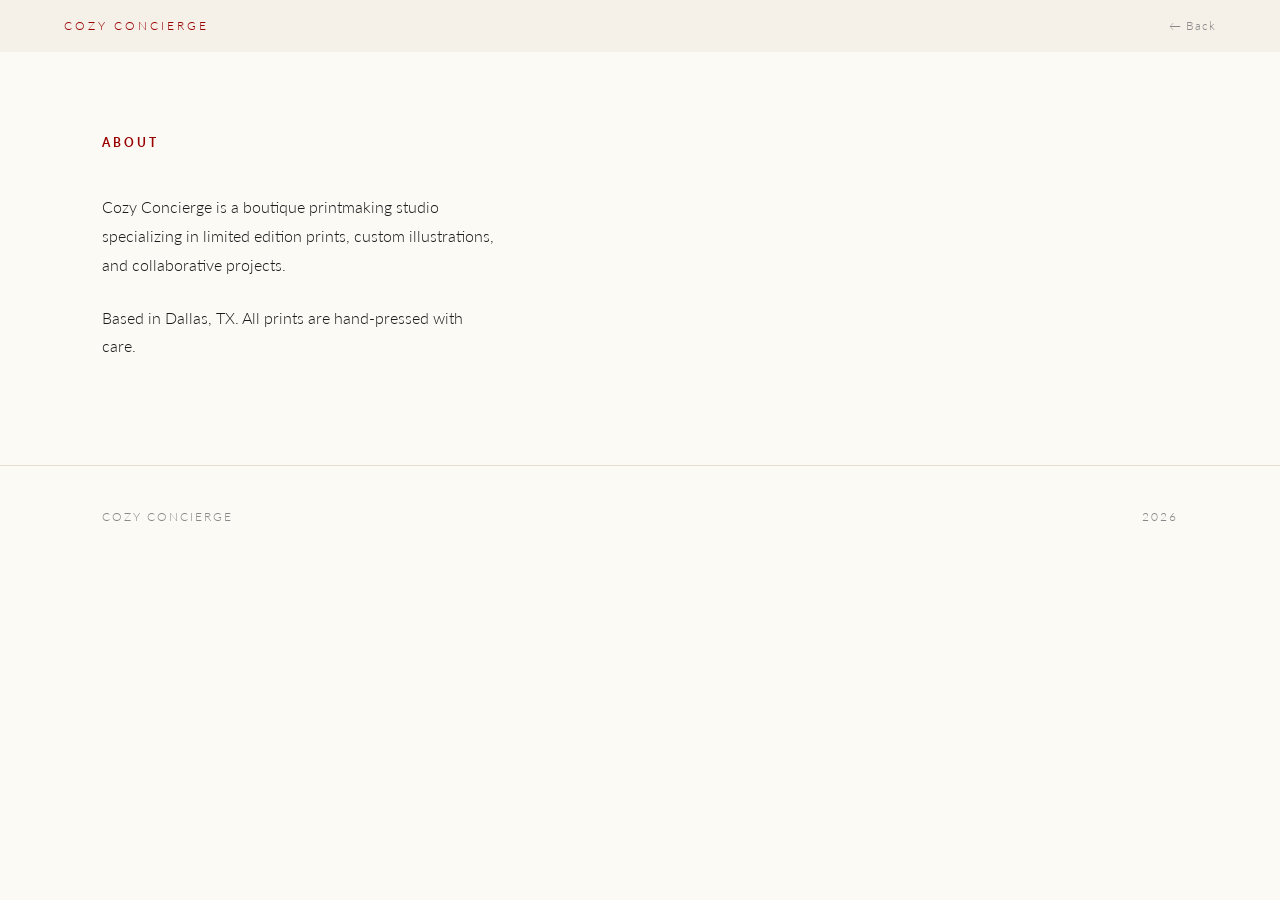
<file: about.html>
<!DOCTYPE html>
<html lang="en">
<head>
    <meta charset="UTF-8">
    <meta name="viewport" content="width=device-width, initial-scale=1.0">
    <title>About — Cozy Concierge</title>
    <link rel="stylesheet" href="style.css">
</head>
<body>

<nav>
    <div class="logo">Cozy Concierge</div>
    <a href="index.html" class="back">← Back</a>
</nav>

<section class="about">
    <h1>About</h1>
    <div class="content">
        <p>Cozy Concierge is a boutique printmaking studio specializing in limited edition prints, custom illustrations, and collaborative projects.</p>
        <p>Based in Dallas, TX. All prints are hand-pressed with care.</p>
    </div>
</section>

<footer>
    <span>Cozy Concierge</span>
    <span>2026</span>
</footer>

</body>
</html>
</file>
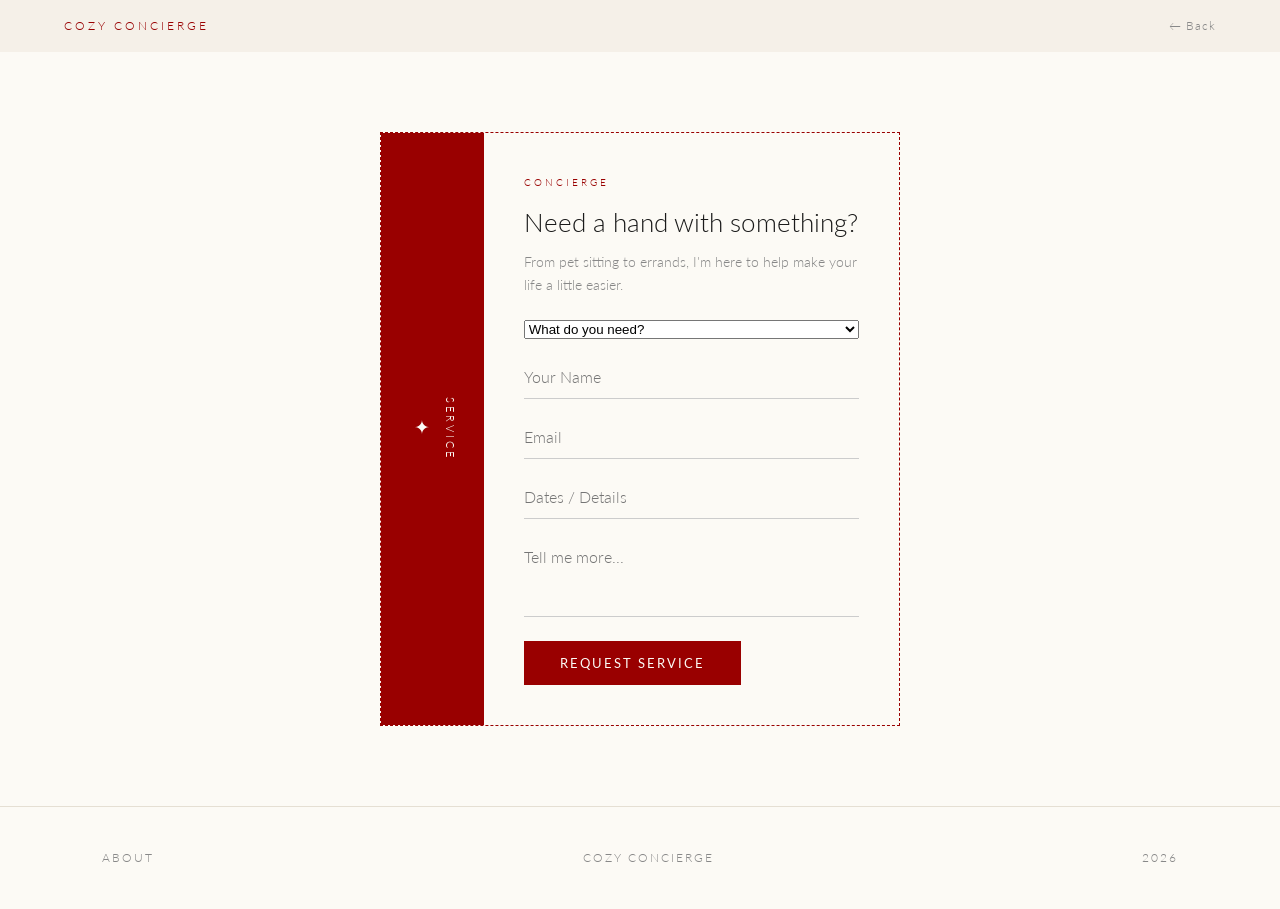
<file: concierge.html>
<!DOCTYPE html>
<html lang="en">
<head>
    <meta charset="UTF-8">
    <meta name="viewport" content="width=device-width, initial-scale=1.0">
    <title>Concierge Services — Cozy Concierge</title>
    <link rel="stylesheet" href="style.css">
</head>
<body>

<nav>
    <div class="logo">Cozy Concierge</div>
    <a href="index.html" class="back">← Back</a>
</nav>

<section class="dogsitting">
    <div class="ticket">
        <div class="stub">
            <span>SERVICE</span>
            <span>✦</span>
        </div>
        <div class="main">
            <div class="eyebrow">CONCIERGE</div>
            <h1>Need a hand with something?</h1>
            <p>From pet sitting to errands, I'm here to help make your life a little easier.</p>
            
            <form action="https://formspree.io/f/xrerakvy" method="POST" onsubmit="setTimeout(function(){document.querySelector('.dogsitting button').textContent='submitted';document.querySelector('.dogsitting button').disabled=true;},100)">
                <select name="service-type" required>
                    <option value="">What do you need?</option>
                    <option>Pet Sitting</option>
                    <option>Errands / Shopping</option>
                    <option>House Sitting</option>
                    <option>Other</option>
                </select>
                <input type="text" name="name" placeholder="Your Name" required>
                <input type="email" name="email" placeholder="Email" required>
                <input type="text" name="dates" placeholder="Dates / Details" onfocus="this.type='date'" onblur="this.type='text'">
                <textarea name="message" placeholder="Tell me more..." rows="3"></textarea>
                <button type="submit" class="submit-btn">Request Service</button>
                <p class="form-success" style="display:none;">submitted</p>
            </form>
        </div>
    </div>
</section>

<footer>
    <a href="about.html">About</a>
    <span>Cozy Concierge</span>
    <span>2026</span>
</footer>

</body>
</html>
</file>
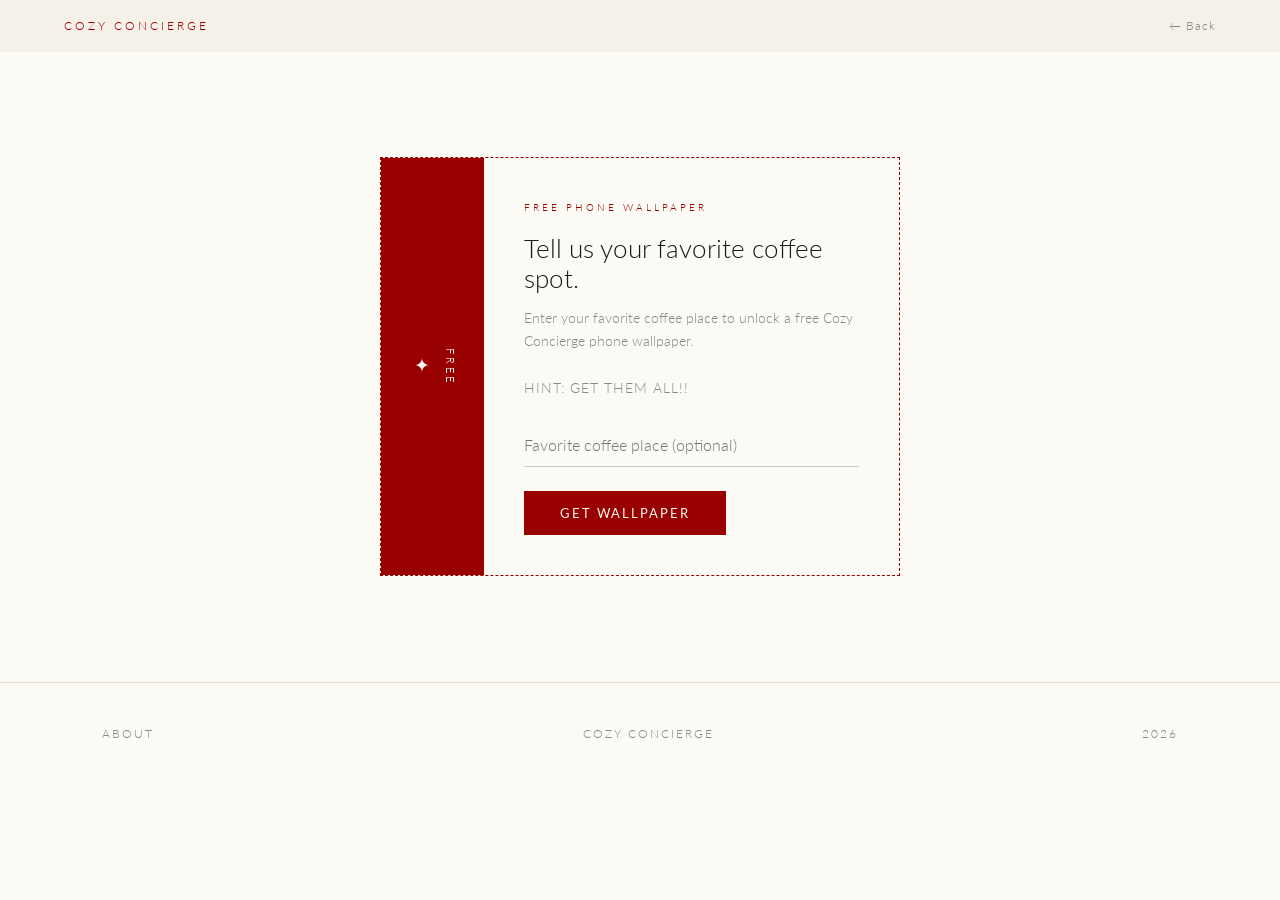
<file: giveaway-minimal.html>
<!DOCTYPE html>
<html lang="en">
<head>
    <meta charset="UTF-8">
    <meta name="viewport" content="width=device-width, initial-scale=1.0">
    <title>Free Wallpaper — Cozy Concierge</title>
    <link rel="stylesheet" href="style.css">
</head>
<body>

<nav>
    <div class="logo">Cozy Concierge</div>
    <a href="index.html" class="back">← Back</a>
</nav>

<section class="activate">
    <div class="ticket">
        <div class="stub">
            <span>FREE</span>
            <span>✦</span>
        </div>
        <div class="main">
            <div class="eyebrow">FREE PHONE WALLPAPER</div>
            <h1>Tell us your favorite coffee spot.</h1>
            <p>Enter your favorite coffee place to unlock a free Cozy Concierge phone wallpaper.</p>
            <p class="hint">Hint: get them all!!</p>
            
            <form id="wallpaper-form" action="https://formspree.io/f/mgorlyqa" method="POST">
                <input type="text" name="coffee" placeholder="Favorite coffee place (optional)">
                <button type="submit">Get Wallpaper</button>
            </form>
            
            <div id="download-area" style="display:none;">
                <a id="download-link" href="#" class="download-btn" download>Download Wallpaper</a>
            </div>
        </div>
    </div>
</section>

<footer>
    <a href="about.html">About</a>
    <span>Cozy Concierge</span>
    <span>2026</span>
</footer>

<script>
var wallpapers = ['wallpaper_01.jpg', 'wallpaper_02.jpg', 'wallpaper_03.jpg', 'wallpaper_04.jpg', 'wallpaper_05.jpg'];
var randomWallpaper = wallpapers[Math.floor(Math.random() * wallpapers.length)];
document.getElementById('download-link').href = 'images/wallpaper/' + randomWallpaper;

document.getElementById('wallpaper-form').addEventListener('submit', function(e) {
    var downloadArea = document.getElementById('download-area');
    downloadArea.style.display = 'block';
    document.querySelector('.hint').style.display = 'none';
    e.target.querySelector('button').textContent = 'Submitted!';
});
</script>

</body>
</html>
</file>
<file: style.css>
@import url('https://fonts.googleapis.com/css2?family=Lato:wght@300;400&display=swap');

:root {
    --bg: #fcfaf5;
    --ink: #1a1a1a;
    --crimson: #990000;
    --muted: #888;
}

* {
    margin: 0;
    padding: 0;
    box-sizing: border-box;
}

html {
    scroll-behavior: smooth;
}

body {
    background: var(--bg);
    color: var(--ink);
    font-family: 'Lato', sans-serif;
    font-weight: 300;
    line-height: 1.8;
    font-size: 16px;
}

nav {
    padding: 40px 8%;
}

.logo {
    font-size: 0.75rem;
    text-transform: uppercase;
    letter-spacing: 3px;
    color: var(--crimson);
}

nav {
    display: flex;
    justify-content: space-between;
    align-items: center;
    padding: 15px 5%;
    background: #f5f0e8 !important;
    border-bottom: 1px solid var(--border-subtle);
    position: sticky;
    top: 0;
    z-index: 1000;
}

.secret-ticket {
    position: fixed;
    top: 20px;
    right: 20px;
    width: 55px;
    height: auto;
    display: flex;
    align-items: center;
    justify-content: center;
    opacity: 0.3;
    transition: all 0.3s;
    text-decoration: none;
    z-index: 100;
}

.secret-ticket svg {
    width: 100%;
    height: auto;
    color: #999;
    transition: all 0.3s;
}

.secret-ticket:hover {
    opacity: 1;
}

.secret-ticket:hover svg {
    color: var(--crimson);
    transform: rotate(-3deg) scale(1.15);
}

nav .secret-ticket:nth-of-type(2) {
    top: 60px;
    right: 20px;
}

nav .secret-ticket:nth-of-type(3) {
    top: 60px;
    right: 85px;
}

nav .secret-ticket:nth-of-type(4) {
    top: 60px;
    right: 150px;
}

.activate {
    min-height: 70vh;
    display: flex;
    align-items: center;
    justify-content: center;
    padding: 80px 8%;
}

.ticket {
    display: flex;
    border: 1px dashed var(--crimson);
    max-width: 520px;
}

.stub {
    background: var(--crimson);
    color: var(--bg);
    padding: 40px 24px;
    display: flex;
    flex-direction: column;
    align-items: center;
    justify-content: space-between;
    writing-mode: vertical-rl;
    text-orientation: mixed;
}

.stub span {
    font-size: 0.7rem;
    letter-spacing: 3px;
    text-transform: uppercase;
}

.stub span:last-child {
    font-size: 1.2rem;
}

.main {
    padding: 40px;
    flex: 1;
}

.eyebrow {
    font-size: 0.65rem;
    text-transform: uppercase;
    letter-spacing: 3px;
    color: var(--crimson);
    margin-bottom: 16px;
}

.main h1 {
    font-size: 1.6rem;
    font-weight: 300;
    margin-bottom: 12px;
    line-height: 1.2;
}

.main > p {
    color: var(--muted);
    font-size: 0.9rem;
    margin-bottom: 24px;
    line-height: 1.6;
}

.perk-box {
    background: #f5f0e8;
    padding: 16px 20px;
    margin-bottom: 24px;
    display: flex;
    flex-direction: column;
    gap: 4px;
}

.perk-label {
    font-size: 0.6rem;
    text-transform: uppercase;
    letter-spacing: 2px;
    color: var(--muted);
}

.perk-value {
    font-size: 1rem;
    color: var(--ink);
}

.main form {
    display: flex;
    flex-direction: column;
    gap: 16px;
}

.main input {
    border: none;
    border-bottom: 1px solid #ccc;
    background: transparent;
    padding: 12px 0;
    font-family: inherit;
    font-size: 1rem;
    font-weight: 300;
    outline: none;
    transition: border-color 0.3s;
}

.main input:focus {
    border-color: var(--crimson);
}

.main button {
    align-self: flex-start;
    background: var(--crimson);
    border: none;
    color: var(--bg);
    padding: 14px 36px;
    font-family: inherit;
    font-size: 0.8rem;
    text-transform: uppercase;
    letter-spacing: 2px;
    cursor: pointer;
    margin-top: 8px;
    transition: opacity 0.3s;
}

.main button:hover {
    opacity: 0.85;
}

.fine-print {
    font-size: 0.7rem;
    color: var(--muted);
    margin-top: 20px;
    line-height: 1.5;
}

.back {
    font-size: 0.75rem;
    color: var(--muted);
    text-decoration: none;
    letter-spacing: 1px;
}

.back:hover {
    color: var(--ink);
}

.about {
    padding: 80px 8%;
    max-width: 600px;
}

.about h1 {
    font-size: 0.75rem;
    text-transform: uppercase;
    letter-spacing: 3px;
    color: var(--crimson);
    margin-bottom: 40px;
}

.about .content p {
    margin-bottom: 24px;
    color: var(--ink);
}

.hero {
    padding: 120px 8% 80px;
    max-width: 900px;
    background: transparent;
}

.splash-bg {
    position: fixed;
    top: 0;
    left: 0;
    width: 100%;
    height: 100vh;
    background-size: cover;
    background-position: center;
    opacity: 0.25;
    z-index: -1;
    pointer-events: none;
    background-color: transparent !important;
}

body, html {
    background-color: #fcfaf5 !important;
    background: #fcfaf5 !important;
}

.hero h1 {
    font-size: clamp(3rem, 8vw, 6rem);
    font-weight: 300;
    letter-spacing: -1px;
    line-height: 1.1;
    margin-bottom: 30px;
}

.hero p {
    color: var(--muted);
    font-size: 1.1rem;
    letter-spacing: 1px;
}

.gallery {
    display: grid;
    grid-template-columns: repeat(auto-fill, minmax(320px, 1fr));
    gap: 60px 40px;
    padding: 60px 8% 120px;
}

.print-card img {
    width: 100%;
    aspect-ratio: 4 / 5;
    object-fit: cover;
    display: block;
    margin-bottom: 16px;
}

.print-card .meta {
    font-size: 0.85rem;
    color: var(--muted);
    letter-spacing: 0.5px;
}

.contact {
    padding: 100px 8%;
    border-top: 1px solid #e5dfd3;
}

.contact h2 {
    font-size: 0.75rem;
    text-transform: uppercase;
    letter-spacing: 3px;
    color: var(--crimson);
    margin-bottom: 20px;
}

.contact p {
    font-size: 1.5rem;
    margin-bottom: 30px;
}

.contact a {
    color: var(--ink);
    text-decoration: none;
    border-bottom: 1px solid var(--crimson);
    padding-bottom: 2px;
}

.contact a:hover {
    color: var(--crimson);
}

footer {
    padding: 40px 8%;
    display: flex;
    justify-content: space-between;
    font-size: 0.75rem;
    color: var(--muted);
    text-transform: uppercase;
    letter-spacing: 2px;
    border-top: 1px solid #e5dfd3;
}

.booking {
    padding: 80px 8%;
    max-width: 600px;
    border-top: 1px solid #e5dfd3;
}

.booking h2 {
    font-size: 0.75rem;
    text-transform: uppercase;
    letter-spacing: 3px;
    color: var(--crimson);
    margin-bottom: 30px;
}

.booking form {
    display: flex;
    flex-direction: column;
    gap: 16px;
}

.booking input,
.booking select,
.booking textarea {
    border: none;
    border-bottom: 1px solid #ccc;
    background: transparent;
    padding: 12px 0;
    font-family: inherit;
    font-size: 1rem;
    font-weight: 300;
    outline: none;
    transition: border-color 0.3s;
}

.booking input:focus,
.booking select:focus,
.booking textarea:focus {
    border-color: var(--crimson);
}

.booking textarea {
    resize: none;
}

.booking button {
    align-self: flex-start;
    background: none;
    border: 1px solid var(--ink);
    padding: 12px 32px;
    font-family: inherit;
    font-size: 0.85rem;
    text-transform: uppercase;
    letter-spacing: 2px;
    cursor: pointer;
    margin-top: 16px;
    transition: all 0.3s;
}

.booking button:hover {
    background: var(--crimson);
    border-color: var(--crimson);
    color: var(--bg);
}

.booking-desc {
    color: var(--muted);
    font-size: 0.95rem;
    margin-bottom: 30px;
    max-width: 500px;
    line-height: 1.7;
}

.time-slots {
    margin: 8px 0;
}

.time-label {
    font-size: 0.75rem;
    color: var(--muted);
    text-transform: uppercase;
    letter-spacing: 1px;
    display: block;
    margin-bottom: 12px;
}

.slots {
    display: flex;
    gap: 10px;
    flex-wrap: wrap;
}

.slots label {
    cursor: pointer;
}

.slots input {
    display: none;
}

.slots span {
    display: inline-block;
    padding: 8px 16px;
    border: 1px solid #ccc;
    font-size: 0.85rem;
    transition: all 0.2s;
}

.slots input:checked + span {
    background: var(--ink);
    color: var(--bg);
    border-color: var(--ink);
}

.slots span:hover {
    border-color: var(--ink);
}

.newsletter {
    padding: 80px 8%;
    border-top: 1px solid #e5dfd3;
}

.newsletter h2 {
    font-size: 0.75rem;
    text-transform: uppercase;
    letter-spacing: 3px;
    color: var(--crimson);
    margin-bottom: 16px;
}

.newsletter > p {
    color: var(--muted);
    font-size: 0.95rem;
    margin-bottom: 16px;
}

.newsletter-sub {
    font-size: 0.85rem;
    color: var(--ink);
    margin-bottom: 24px;
    font-style: italic;
}

.newsletter form {
    display: flex;
    gap: 12px;
    max-width: 400px;
}

.newsletter input {
    flex: 1;
    border: none;
    border-bottom: 1px solid #ccc;
    background: transparent;
    padding: 12px 0;
    font-family: inherit;
    font-size: 1rem;
    outline: none;
}

.newsletter input:focus {
    border-color: var(--crimson);
}

.newsletter button {
    background: var(--ink);
    border: none;
    color: var(--bg);
    padding: 12px 24px;
    font-family: inherit;
    font-size: 0.8rem;
    text-transform: uppercase;
    letter-spacing: 1px;
    cursor: pointer;
    transition: opacity 0.3s;
}

.newsletter button:hover {
    opacity: 0.7;
}

footer a {
    color: var(--muted);
    text-decoration: none;
}

footer a:hover {
    color: var(--ink);
}

.dogsitting {
    min-height: 70vh;
    display: flex;
    align-items: center;
    justify-content: center;
    padding: 80px 8%;
}

.dogsitting .ticket {
    display: flex;
    border: 1px dashed var(--crimson);
    max-width: 520px;
}

.dogsitting .stub {
    background: var(--crimson);
    color: var(--bg);
    padding: 40px 24px;
    display: flex;
    flex-direction: column;
    align-items: center;
    justify-content: space-between;
    writing-mode: vertical-rl;
    text-orientation: mixed;
}

.dogsitting .stub span {
    font-size: 0.7rem;
    letter-spacing: 3px;
    text-transform: uppercase;
}

.dogsitting .stub span:last-child {
    font-size: 1.2rem;
}

.dogsitting .main {
    padding: 40px;
    flex: 1;
}

.dogsitting .eyebrow {
    font-size: 0.65rem;
    text-transform: uppercase;
    letter-spacing: 3px;
    color: var(--crimson);
    margin-bottom: 16px;
}

.dogsitting .main h1 {
    font-size: 1.6rem;
    font-weight: 300;
    margin-bottom: 12px;
    line-height: 1.2;
}

.dogsitting .main > p {
    color: var(--muted);
    font-size: 0.9rem;
    margin-bottom: 24px;
    line-height: 1.6;
}

.dogsitting form {
    display: flex;
    flex-direction: column;
    gap: 16px;
}

.dogsitting input,
.dogsitting textarea {
    border: none;
    border-bottom: 1px solid #ccc;
    background: transparent;
    padding: 12px 0;
    font-family: inherit;
    font-size: 1rem;
    font-weight: 300;
    outline: none;
    transition: border-color 0.3s;
}

.dogsitting input:focus,
.dogsitting textarea:focus {
    border-color: var(--crimson);
}

.dogsitting textarea {
    resize: none;
}

.dogsitting button {
    align-self: flex-start;
    background: var(--crimson);
    border: none;
    color: var(--bg);
    padding: 14px 36px;
    font-family: inherit;
    font-size: 0.8rem;
    text-transform: uppercase;
    letter-spacing: 2px;
    cursor: pointer;
    margin-top: 8px;
    transition: opacity 0.3s;
}

.dogsitting button:hover {
    opacity: 0.85;
}

.download-btn {
    display: inline-block;
    background: var(--crimson);
    color: var(--bg);
    padding: 14px 36px;
    font-family: inherit;
    font-size: 0.8rem;
    text-transform: uppercase;
    letter-spacing: 2px;
    text-decoration: none;
    margin-top: 8px;
    transition: opacity 0.3s;
}

.download-btn:hover {
    opacity: 0.85;
}

.form-success {
    color: var(--crimson);
    font-size: 0.9rem;
    padding: 16px 0;
}

.hint {
    font-size: 0.7rem;
    color: var(--crimson);
    text-transform: uppercase;
    letter-spacing: 1px;
    margin-top: 8px;
}

.intro-screen {
    position: fixed;
    top: 0;
    left: 0;
    width: 100%;
    height: 100%;
    background: #fcfaf5 !important;
    z-index: 9999;
    display: flex;
    flex-direction: column;
    align-items: center;
    justify-content: center;
    cursor: pointer;
}

.intro-content {
    position: relative;
    width: 100%;
    height: 80%;
    display: flex;
    align-items: center;
    justify-content: flex-start;
    padding-left: 8%;
}

.intro-tagline {
    font-size: clamp(3rem, 8vw, 8rem);
    font-weight: 300;
    letter-spacing: -2px;
    line-height: 1;
    color: var(--ink);
    position: absolute;
    left: 8%;
    top: 30%;
    z-index: 5;
    pointer-events: none;
    transition: transform 0.3s ease;
}

.intro-tagline span {
    display: inline-block;
    animation: char-wiggle 3s ease-in-out infinite;
    animation-delay: calc(var(--char-index, 0) * 0.1s);
}

@keyframes char-wiggle {
    0%, 100% { transform: translateY(0) rotate(0deg); }
    25% { transform: translateY(-3px) rotate(-2deg); }
    75% { transform: translateY(2px) rotate(1deg); }
}

.bouncing-ball {
    position: absolute;
    left: -400px;
    top: 22%;
    width: 240px;
    animation: elegant-drift 10s ease-in-out infinite;
}

.bouncing-ball img {
    width: 100%;
    display: block;
    filter: drop-shadow(5px 10px 15px rgba(0,0,0,0.15));
}

@keyframes elegant-drift {
    0% { 
        left: -400px; 
        transform: translateY(0) rotate(-5deg) scale(0.95); 
    }
    20% {
        transform: translateY(-20px) rotate(2deg) scale(1);
    }
    50% { 
        left: 35vw; 
        transform: translateY(0) rotate(0deg) scale(1.02);
    }
    80% { 
        transform: translateY(-10px) rotate(-2deg) scale(1);
    }
    100% { 
        left: 120vw; 
        transform: translateY(0) rotate(0deg) scale(0.95); 
    }
}

.intro-hint {
    position: absolute;
    bottom: 10%;
    font-size: 0.7rem;
    text-transform: uppercase;
    letter-spacing: 2px;
    color: var(--muted);
    animation: pulse 2s ease-in-out infinite;
}

@keyframes pulse {
    0%, 100% { opacity: 0.5; }
    50% { opacity: 1; }
}

.ticker-wrap {
    width: 100%;
    background-color: #7a0000;
    overflow: hidden;
    padding: 14px 0;
}

@media (prefers-color-scheme: dark) {
    :root {
        --bg: #fcfaf5;
        --ink: #1a1a1a;
        --nav-bg: #f5f0e8;
    }
body {
    background-color: #fcfaf5 !important;
    color: #1a1a1a !important;
    font-family: 'Lato', sans-serif;
    margin: 0;
    line-height: 1.7;
}
}

.ticker {
    color: #ffffff !important;
    background-color: #7a0000 !important;
    display: flex;
    width: max-content;
    animation: ticker-scroll 25s linear infinite;
    font-size: 1rem;
    font-weight: 900;
    font-family: 'Helvetica Neue', 'Arial Black', sans-serif;
    letter-spacing: 1px;
}

.ticker-content {
    display: inline-flex;
    align-items: center;
    white-space: nowrap;
    padding-right: 0;
}

.ticker-content::after {
    content: '•';
    margin: 0 50px;
}

@keyframes ticker-scroll {
    0% { transform: translateX(0); }
    100% { transform: translateX(-50%); }
}
</file>
